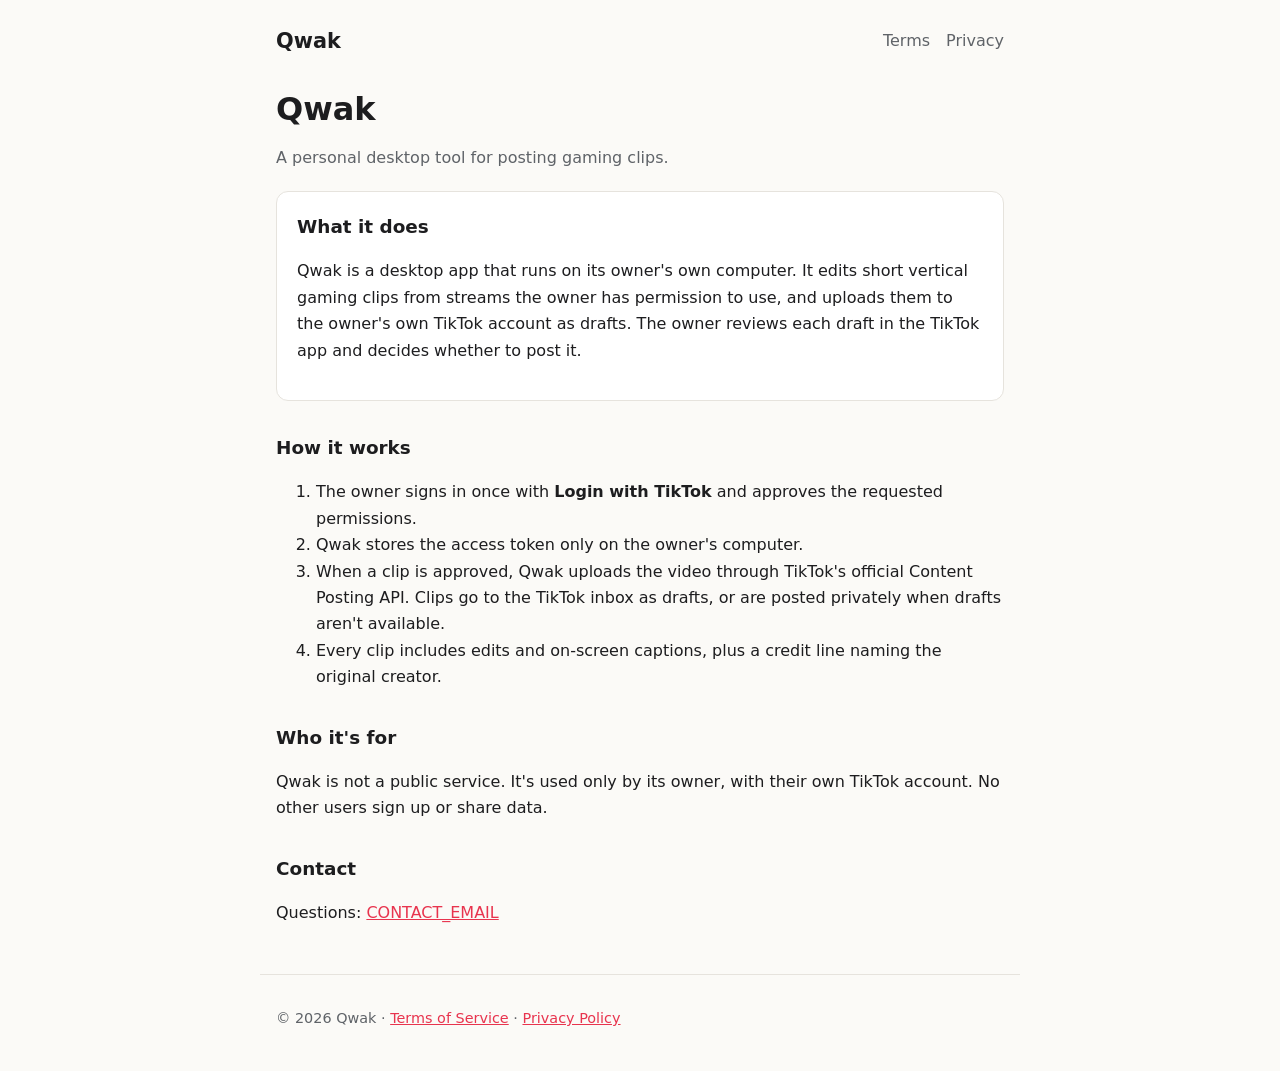
<file: index.html>
<!doctype html>
<html lang="en">
<head>
  <meta charset="utf-8">
  <meta name="viewport" content="width=device-width, initial-scale=1">
  <title>Qwak</title>
  <meta name="description" content="Qwak is a personal desktop tool that uploads gaming clips to the owner's own TikTok account as drafts.">
  <link rel="stylesheet" href="style.css">
</head>
<body>
  <header>
    <a class="brand" href="index.html">Qwak</a>
    <nav><a href="terms.html">Terms</a><a href="privacy.html">Privacy</a></nav>
  </header>
  <main>
    <h1>Qwak</h1>
    <p class="muted">A personal desktop tool for posting gaming clips.</p>

    <div class="card">
      <h2 style="margin-top:0">What it does</h2>
      <p>Qwak is a desktop app that runs on its owner's own computer. It edits short vertical gaming clips from streams the owner has permission to use, and uploads them to the owner's own TikTok account as drafts. The owner reviews each draft in the TikTok app and decides whether to post it.</p>
    </div>

    <h2>How it works</h2>
    <ol>
      <li>The owner signs in once with <strong>Login with TikTok</strong> and approves the requested permissions.</li>
      <li>Qwak stores the access token only on the owner's computer.</li>
      <li>When a clip is approved, Qwak uploads the video through TikTok's official Content Posting API. Clips go to the TikTok inbox as drafts, or are posted privately when drafts aren't available.</li>
      <li>Every clip includes edits and on-screen captions, plus a credit line naming the original creator.</li>
    </ol>

    <h2>Who it's for</h2>
    <p>Qwak is not a public service. It's used only by its owner, with their own TikTok account. No other users sign up or share data.</p>

    <h2>Contact</h2>
    <p>Questions: <a href="mailto:CONTACT_EMAIL">CONTACT_EMAIL</a></p>
  </main>
  <footer>&copy; 2026 Qwak &middot; <a href="terms.html">Terms of Service</a> &middot; <a href="privacy.html">Privacy Policy</a></footer>
</body>
</html>
</file>
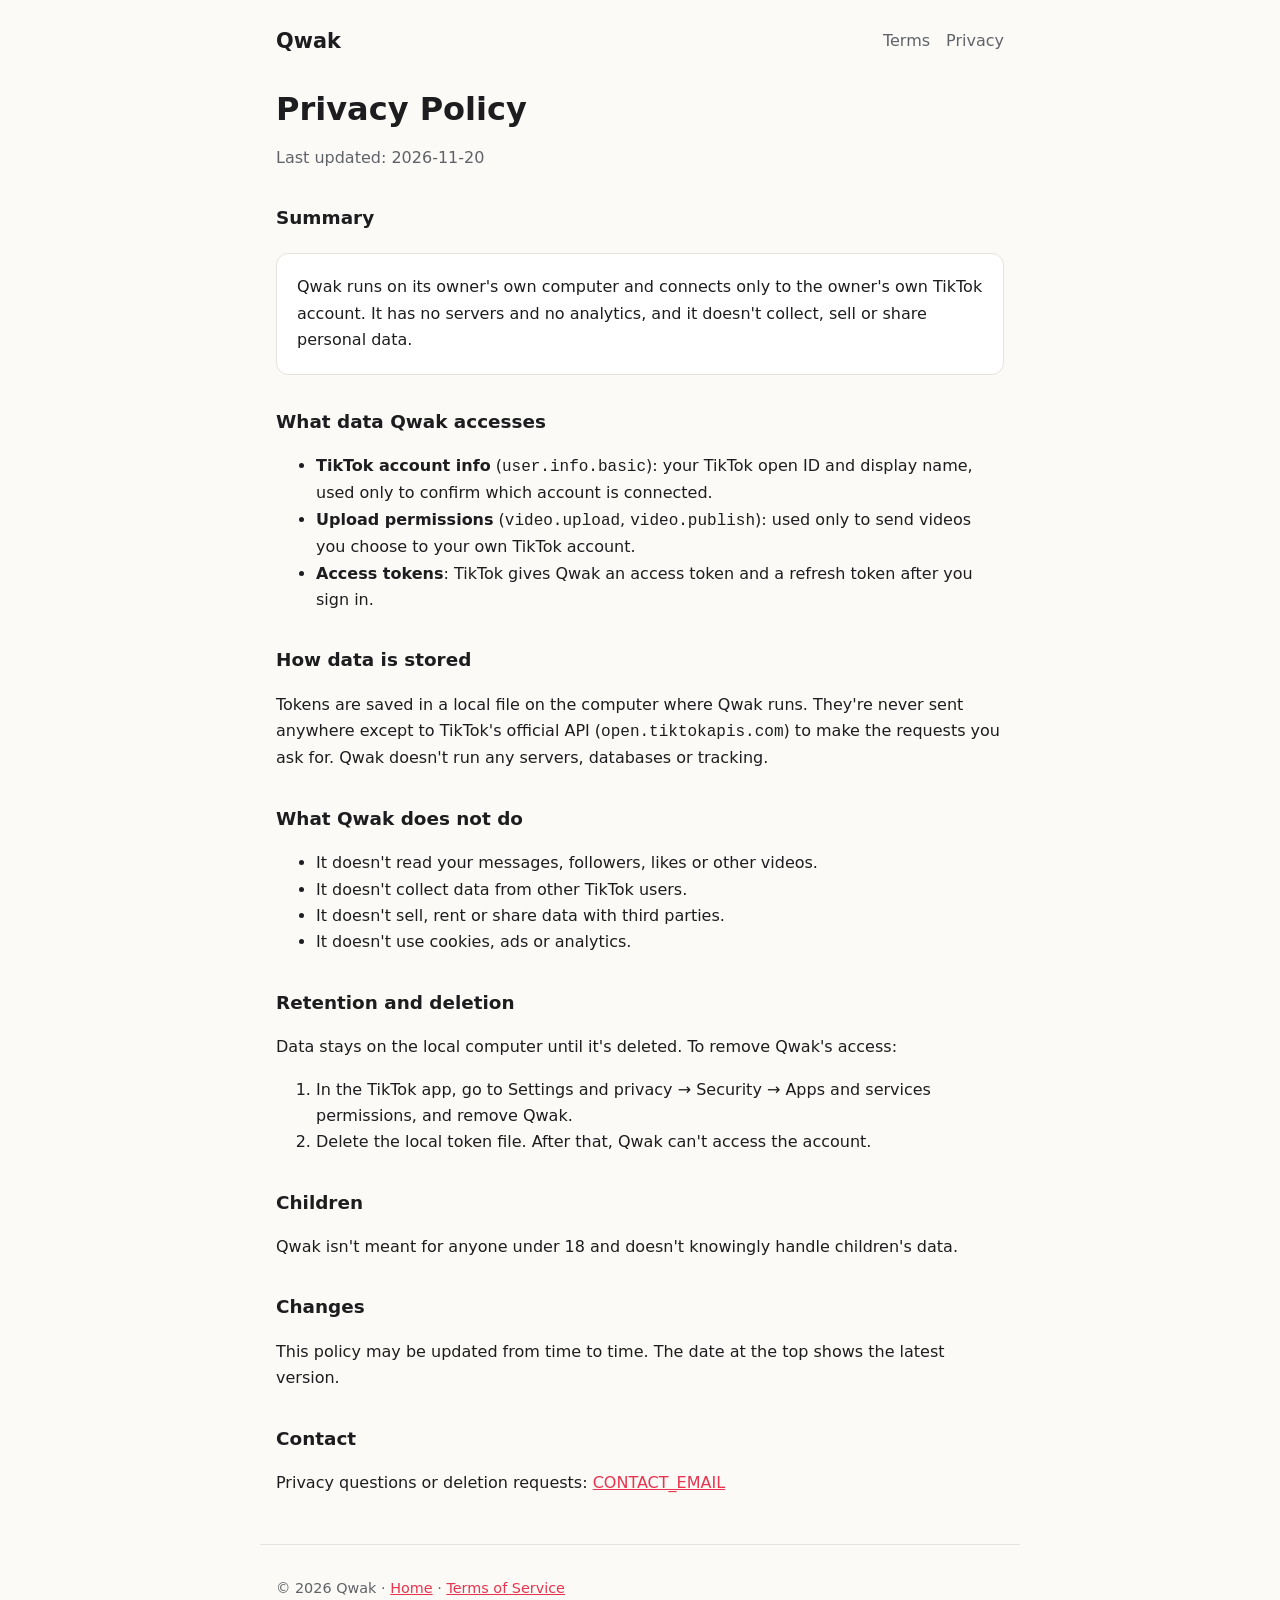
<file: privacy.html>
<!doctype html>
<html lang="en">
<head>
  <meta charset="utf-8">
  <meta name="viewport" content="width=device-width, initial-scale=1">
  <title>Qwak Privacy Policy</title>
  <link rel="stylesheet" href="style.css">
</head>
<body>
  <header>
    <a class="brand" href="index.html">Qwak</a>
    <nav><a href="terms.html">Terms</a><a href="privacy.html">Privacy</a></nav>
  </header>
  <main>
    <h1>Privacy Policy</h1>
    <p class="muted">Last updated: 2026-11-20</p>

    <h2>Summary</h2>
    <div class="card">
      <p style="margin:0">Qwak runs on its owner's own computer and connects only to the owner's own TikTok account. It has no servers and no analytics, and it doesn't collect, sell or share personal data.</p>
    </div>

    <h2>What data Qwak accesses</h2>
    <ul>
      <li><strong>TikTok account info</strong> (<code>user.info.basic</code>): your TikTok open ID and display name, used only to confirm which account is connected.</li>
      <li><strong>Upload permissions</strong> (<code>video.upload</code>, <code>video.publish</code>): used only to send videos you choose to your own TikTok account.</li>
      <li><strong>Access tokens</strong>: TikTok gives Qwak an access token and a refresh token after you sign in.</li>
    </ul>

    <h2>How data is stored</h2>
    <p>Tokens are saved in a local file on the computer where Qwak runs. They're never sent anywhere except to TikTok's official API (<code>open.tiktokapis.com</code>) to make the requests you ask for. Qwak doesn't run any servers, databases or tracking.</p>

    <h2>What Qwak does not do</h2>
    <ul>
      <li>It doesn't read your messages, followers, likes or other videos.</li>
      <li>It doesn't collect data from other TikTok users.</li>
      <li>It doesn't sell, rent or share data with third parties.</li>
      <li>It doesn't use cookies, ads or analytics.</li>
    </ul>

    <h2>Retention and deletion</h2>
    <p>Data stays on the local computer until it's deleted. To remove Qwak's access:</p>
    <ol>
      <li>In the TikTok app, go to Settings and privacy &rarr; Security &rarr; Apps and services permissions, and remove Qwak.</li>
      <li>Delete the local token file. After that, Qwak can't access the account.</li>
    </ol>

    <h2>Children</h2>
    <p>Qwak isn't meant for anyone under 18 and doesn't knowingly handle children's data.</p>

    <h2>Changes</h2>
    <p>This policy may be updated from time to time. The date at the top shows the latest version.</p>

    <h2>Contact</h2>
    <p>Privacy questions or deletion requests: <a href="mailto:CONTACT_EMAIL">CONTACT_EMAIL</a></p>
  </main>
  <footer>&copy; 2026 Qwak &middot; <a href="index.html">Home</a> &middot; <a href="terms.html">Terms of Service</a></footer>
</body>
</html>
</file>
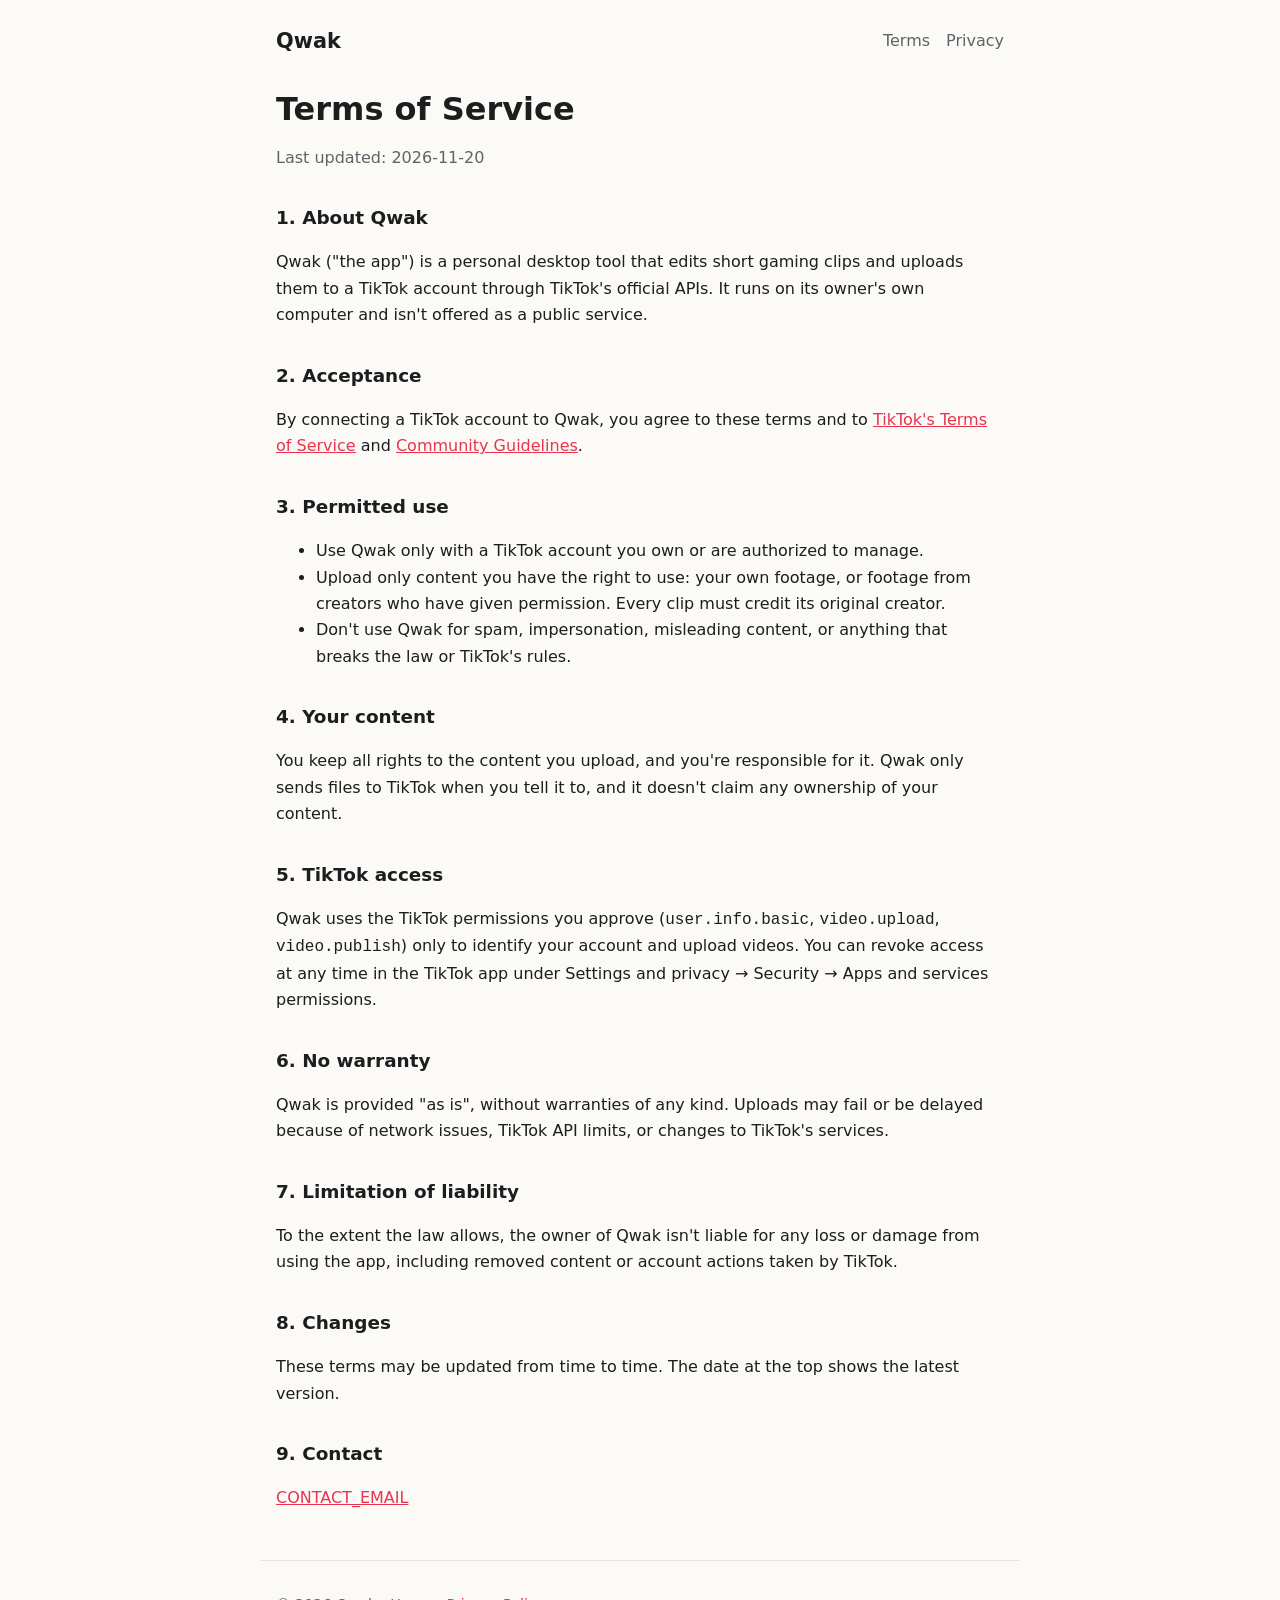
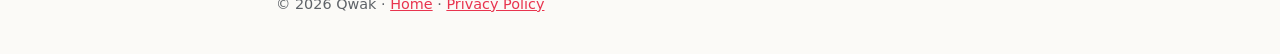
<file: terms.html>
<!doctype html>
<html lang="en">
<head>
  <meta charset="utf-8">
  <meta name="viewport" content="width=device-width, initial-scale=1">
  <title>Qwak Terms of Service</title>
  <link rel="stylesheet" href="style.css">
</head>
<body>
  <header>
    <a class="brand" href="index.html">Qwak</a>
    <nav><a href="terms.html">Terms</a><a href="privacy.html">Privacy</a></nav>
  </header>
  <main>
    <h1>Terms of Service</h1>
    <p class="muted">Last updated: 2026-11-20</p>

    <h2>1. About Qwak</h2>
    <p>Qwak ("the app") is a personal desktop tool that edits short gaming clips and uploads them to a TikTok account through TikTok's official APIs. It runs on its owner's own computer and isn't offered as a public service.</p>

    <h2>2. Acceptance</h2>
    <p>By connecting a TikTok account to Qwak, you agree to these terms and to <a href="https://www.tiktok.com/legal/terms-of-service" rel="noopener">TikTok's Terms of Service</a> and <a href="https://www.tiktok.com/community-guidelines" rel="noopener">Community Guidelines</a>.</p>

    <h2>3. Permitted use</h2>
    <ul>
      <li>Use Qwak only with a TikTok account you own or are authorized to manage.</li>
      <li>Upload only content you have the right to use: your own footage, or footage from creators who have given permission. Every clip must credit its original creator.</li>
      <li>Don't use Qwak for spam, impersonation, misleading content, or anything that breaks the law or TikTok's rules.</li>
    </ul>

    <h2>4. Your content</h2>
    <p>You keep all rights to the content you upload, and you're responsible for it. Qwak only sends files to TikTok when you tell it to, and it doesn't claim any ownership of your content.</p>

    <h2>5. TikTok access</h2>
    <p>Qwak uses the TikTok permissions you approve (<code>user.info.basic</code>, <code>video.upload</code>, <code>video.publish</code>) only to identify your account and upload videos. You can revoke access at any time in the TikTok app under Settings and privacy &rarr; Security &rarr; Apps and services permissions.</p>

    <h2>6. No warranty</h2>
    <p>Qwak is provided "as is", without warranties of any kind. Uploads may fail or be delayed because of network issues, TikTok API limits, or changes to TikTok's services.</p>

    <h2>7. Limitation of liability</h2>
    <p>To the extent the law allows, the owner of Qwak isn't liable for any loss or damage from using the app, including removed content or account actions taken by TikTok.</p>

    <h2>8. Changes</h2>
    <p>These terms may be updated from time to time. The date at the top shows the latest version.</p>

    <h2>9. Contact</h2>
    <p><a href="mailto:CONTACT_EMAIL">CONTACT_EMAIL</a></p>
  </main>
  <footer>&copy; 2026 Qwak &middot; <a href="index.html">Home</a> &middot; <a href="privacy.html">Privacy Policy</a></footer>
</body>
</html>
</file>
<file: style.css>
:root { --bg: #fbfaf7; --fg: #1d1d1f; --muted: #5f6368; --accent: #e8344e; --card: #ffffff; --line: #e6e3dd; }
@media (prefers-color-scheme: dark) {
  :root { --bg: #141416; --fg: #f2f2f2; --muted: #a0a4ab; --accent: #ff5c74; --card: #1d1d20; --line: #2c2c31; }
}
* { box-sizing: border-box; }
body { margin: 0; background: var(--bg); color: var(--fg); font: 16px/1.65 system-ui, -apple-system, "Segoe UI", Roboto, sans-serif; }
header, main, footer { max-width: 760px; margin: 0 auto; padding: 0 16px; }
header { display: flex; align-items: center; justify-content: space-between; padding-top: 24px; padding-bottom: 24px; }
header a.brand { font-weight: 800; font-size: 1.3rem; color: var(--fg); text-decoration: none; }
nav a { margin-left: 16px; color: var(--muted); text-decoration: none; }
nav a:hover, a { color: var(--accent); }
h1 { font-size: 2rem; line-height: 1.2; margin: 8px 0 4px; }
h2 { font-size: 1.15rem; margin-top: 32px; }
.muted { color: var(--muted); }
.card { background: var(--card); border: 1px solid var(--line); border-radius: 12px; padding: 20px; margin: 20px 0; }
footer { color: var(--muted); font-size: 0.9rem; padding-top: 32px; padding-bottom: 40px; border-top: 1px solid var(--line); margin-top: 48px; }
</file>
